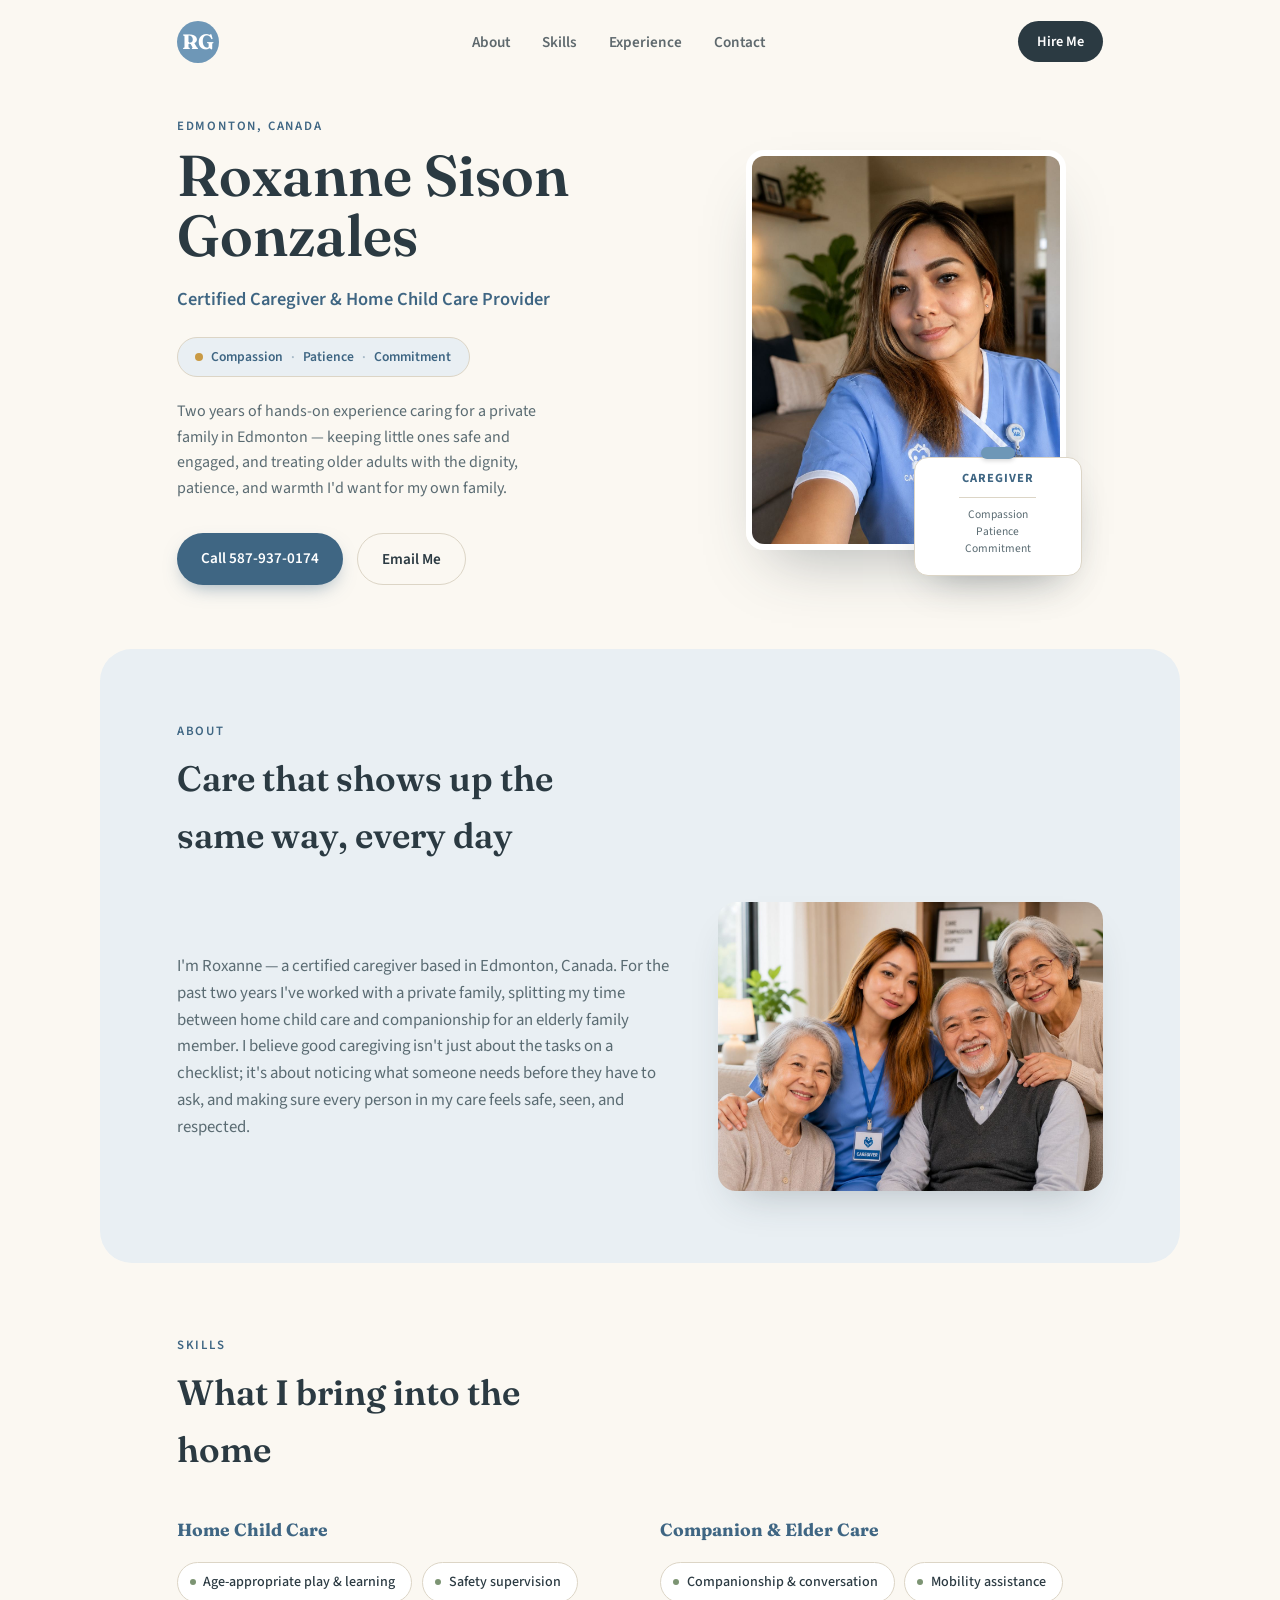
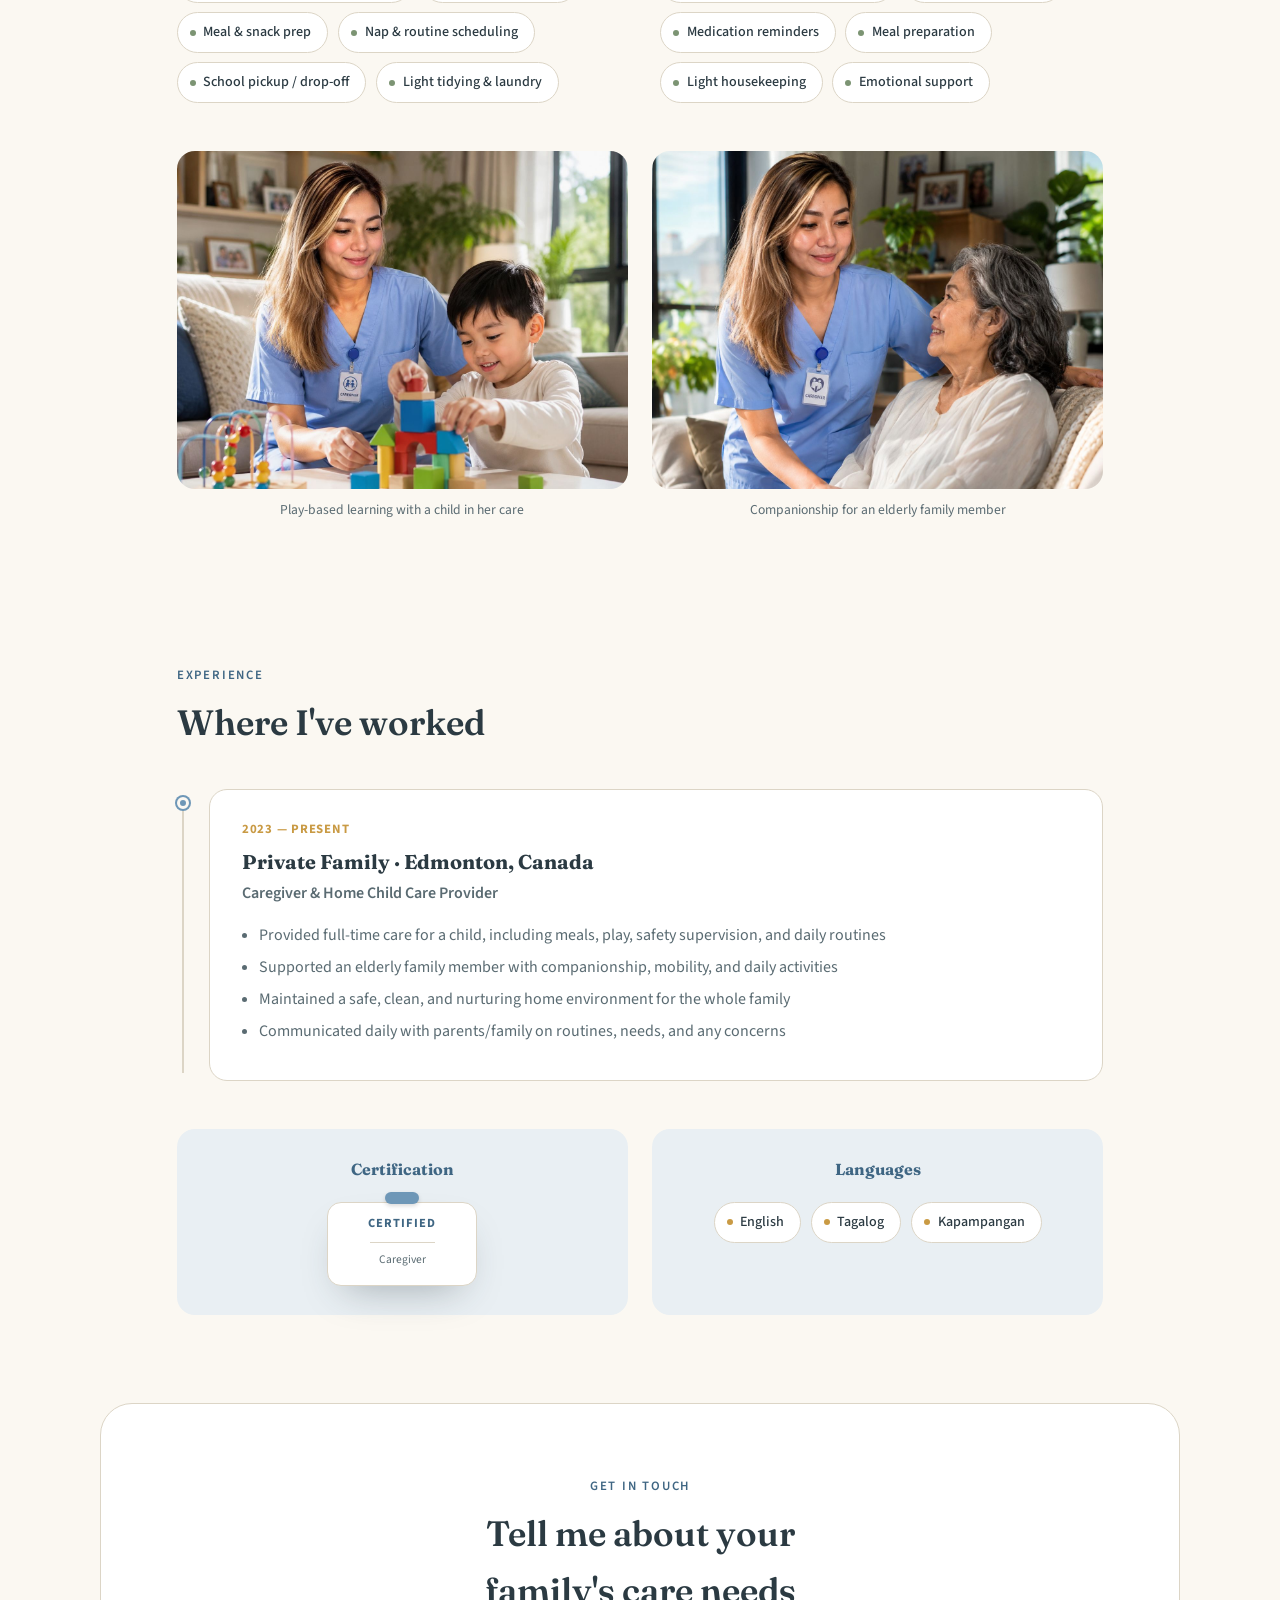
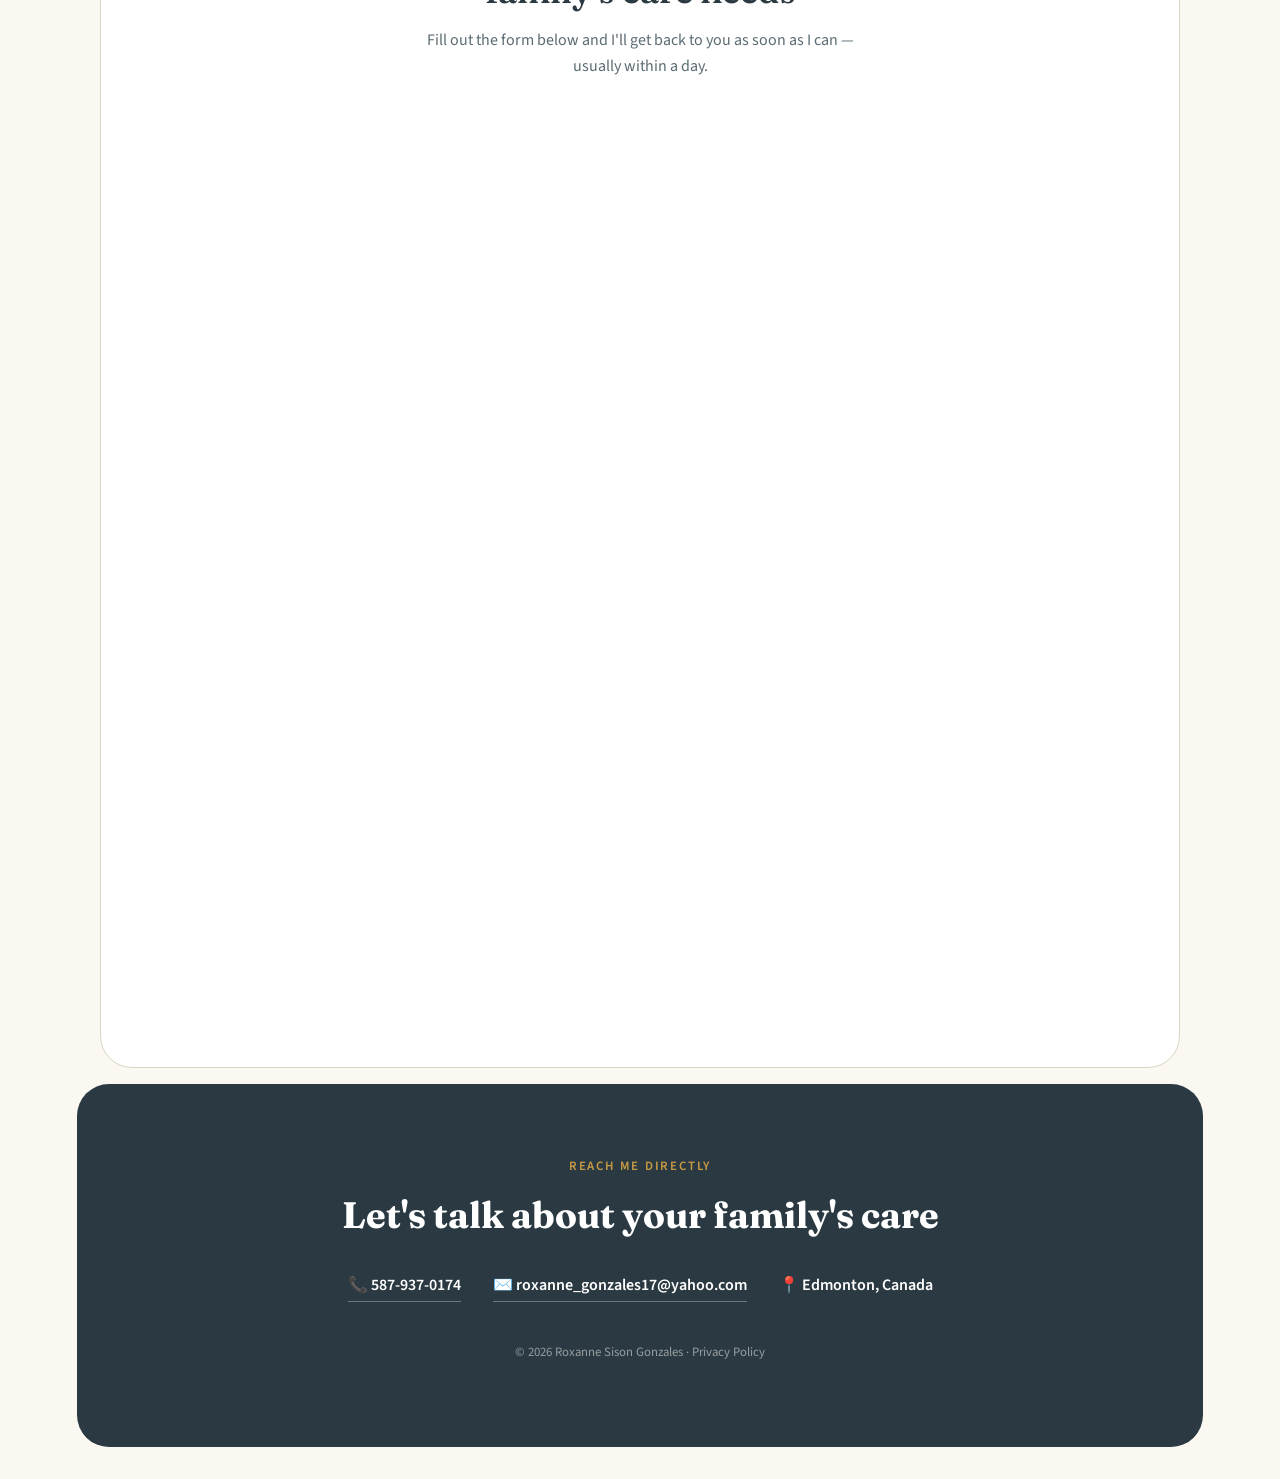
<file: index.html>
<!DOCTYPE html>
<html lang="en">
<head>
<meta charset="UTF-8">
<meta name="viewport" content="width=device-width, initial-scale=1.0">
<title>Roxanne Sison Gonzales — Certified Caregiver</title>
<meta name="description" content="Roxanne Sison Gonzales — Certified Caregiver and Home Child Care Provider in Edmonton, Canada.">
<link rel="preconnect" href="https://fonts.googleapis.com">
<link rel="preconnect" href="https://fonts.gstatic.com" crossorigin>
<link href="https://fonts.googleapis.com/css2?family=Fraunces:opsz,wght@9..144,400;9..144,500;9..144,600;9..144,700&family=Source+Sans+3:wght@400;500;600;700&display=swap" rel="stylesheet">
<link rel="stylesheet" href="styles.css">
</head>
<body>

<!-- ============ NAV ============ -->
<header class="nav">
  <a href="#top" class="nav__mark">RG</a>
  <nav class="nav__links">
    <a href="#about">About</a>
    <a href="#skills">Skills</a>
    <a href="#experience">Experience</a>
    <a href="#contact-form">Contact</a>
  </nav>
  <a href="#contact-form" class="nav__cta">Hire Me</a>
</header>

<!-- ============ HERO ============ -->
<section class="hero" id="top">
  <div class="hero__text">
    <p class="eyebrow">Edmonton, Canada</p>
    <h1 class="hero__name">Roxanne Sison<br>Gonzales</h1>
    <p class="hero__title">Certified Caregiver &amp; Home Child Care Provider</p>

    <div class="badge-strip" aria-label="Core values">
      <span class="pin"></span>
      <span>Compassion</span>
      <span class="dot">·</span>
      <span>Patience</span>
      <span class="dot">·</span>
      <span>Commitment</span>
    </div>

    <p class="hero__lede">
      Two years of hands-on experience caring for a private family in Edmonton —
      keeping little ones safe and engaged, and treating older adults with the
      dignity, patience, and warmth I'd want for my own family.
    </p>

    <div class="hero__actions">
      <a href="tel:5879370174" class="btn btn--primary">Call 587-937-0174</a>
      <a href="mailto:roxanne_gonzales17@yahoo.com" class="btn btn--ghost">Email Me</a>
    </div>
  </div>

  <div class="hero__photo">
    <div class="photo-frame">
      <img src="assets/img/headshot.jpg" alt="Roxanne Sison Gonzales in caregiver scrubs">
    </div>
    <div class="id-badge">
      <span class="id-badge__clip"></span>
      <span class="id-badge__role">CAREGIVER</span>
      <span class="id-badge__line"></span>
      <span class="id-badge__values">Compassion<br>Patience<br>Commitment</span>
    </div>
  </div>
</section>

<!-- ============ ABOUT ============ -->
<section class="about" id="about">
  <div class="section-head">
    <p class="eyebrow">About</p>
    <h2>Care that shows up the same way, every day</h2>
  </div>
  <div class="about__grid">
    <p class="about__text">
      I'm Roxanne — a certified caregiver based in Edmonton, Canada. For the past
      two years I've worked with a private family, splitting my time between
      home child care and companionship for an elderly family member. I believe
      good caregiving isn't just about the tasks on a checklist; it's about
      noticing what someone needs before they have to ask, and making sure every
      person in my care feels safe, seen, and respected.
    </p>
    <div class="about__photo">
      <img src="assets/img/family.jpg" alt="Roxanne with an elderly couple she cares for">
    </div>
  </div>
</section>

<!-- ============ SKILLS ============ -->
<section class="skills" id="skills">
  <div class="section-head">
    <p class="eyebrow">Skills</p>
    <h2>What I bring into the home</h2>
  </div>

  <div class="skills__columns">
    <div class="skills__col">
      <h3>Home Child Care</h3>
      <ul class="chip-list">
        <li class="chip">Age-appropriate play &amp; learning</li>
        <li class="chip">Safety supervision</li>
        <li class="chip">Meal &amp; snack prep</li>
        <li class="chip">Nap &amp; routine scheduling</li>
        <li class="chip">School pickup / drop-off</li>
        <li class="chip">Light tidying &amp; laundry</li>
      </ul>
    </div>
    <div class="skills__col">
      <h3>Companion &amp; Elder Care</h3>
      <ul class="chip-list">
        <li class="chip">Companionship &amp; conversation</li>
        <li class="chip">Mobility assistance</li>
        <li class="chip">Medication reminders</li>
        <li class="chip">Meal preparation</li>
        <li class="chip">Light housekeeping</li>
        <li class="chip">Emotional support</li>
      </ul>
    </div>
  </div>

  <div class="skills__photo-row">
    <figure>
      <img src="assets/img/childcare.jpg" alt="Roxanne playing building blocks with a young boy">
      <figcaption>Play-based learning with a child in her care</figcaption>
    </figure>
    <figure>
      <img src="assets/img/eldercare.jpg" alt="Roxanne comforting an elderly woman on the couch">
      <figcaption>Companionship for an elderly family member</figcaption>
    </figure>
  </div>
</section>

<!-- ============ EXPERIENCE ============ -->
<section class="experience" id="experience">
  <div class="section-head">
    <p class="eyebrow">Experience</p>
    <h2>Where I've worked</h2>
  </div>

  <div class="timeline">
    <div class="timeline__item">
      <span class="timeline__pin"></span>
      <div class="timeline__card">
        <!-- EDIT ME: swap in your real dates -->
        <p class="timeline__dates">2023 — Present</p>
        <h3>Private Family · Edmonton, Canada</h3>
        <p class="timeline__role">Caregiver &amp; Home Child Care Provider</p>
        <!-- EDIT ME: adjust these bullets to your actual day-to-day duties -->
        <ul>
          <li>Provided full-time care for a child, including meals, play, safety supervision, and daily routines</li>
          <li>Supported an elderly family member with companionship, mobility, and daily activities</li>
          <li>Maintained a safe, clean, and nurturing home environment for the whole family</li>
          <li>Communicated daily with parents/family on routines, needs, and any concerns</li>
        </ul>
      </div>
    </div>
  </div>

  <div class="cert-lang-grid">
    <div class="info-card">
      <h3>Certification</h3>
      <div class="id-badge id-badge--small">
        <span class="id-badge__clip"></span>
        <span class="id-badge__role">CERTIFIED</span>
        <span class="id-badge__line"></span>
        <span class="id-badge__values">Caregiver</span>
      </div>
    </div>
    <div class="info-card">
      <h3>Languages</h3>
      <ul class="chip-list chip-list--compact">
        <li class="chip">English</li>
        <li class="chip">Tagalog</li>
        <li class="chip">Kapampangan</li>
      </ul>
    </div>
  </div>
</section>

<!-- ============ CONTACT FORM ============ -->
<section class="inquiry" id="contact-form">
  <div class="section-head">
    <p class="eyebrow">Get In Touch</p>
    <h2>Tell me about your family's care needs</h2>
    <p class="inquiry__sub">Fill out the form below and I'll get back to you as soon as I can — usually within a day.</p>
  </div>

  <div class="inquiry__ghl-wrap" style="max-width: 720px; min-height: 868px; margin: 0 auto;">
    <iframe
      src="https://api.leadconnectorhq.com/widget/form/3ceKpj8L8QsGJiZxgUfd"
      style="width:100%;height:868px;border:none;border-radius:8px"
      id="inline-3ceKpj8L8QsGJiZxgUfd"
      data-layout="{'id':'INLINE'}"
      data-trigger-type="alwaysShow"
      data-trigger-value=""
      data-activation-type="alwaysActivated"
      data-activation-value=""
      data-deactivation-type="neverDeactivate"
      data-deactivation-value=""
      data-form-name="Roxanne landing page"
      data-height="868"
      data-layout-iframe-id="inline-3ceKpj8L8QsGJiZxgUfd"
      data-form-id="3ceKpj8L8QsGJiZxgUfd"
      title="Roxanne landing page">
    </iframe>
  </div>
</section>

<!-- ============ CONTACT ============ -->
<footer class="contact" id="contact">
  <div class="contact__inner">
    <p class="eyebrow">Reach Me Directly</p>
    <h2>Let's talk about your family's care</h2>
    <div class="contact__links">
      <a href="tel:5879370174">📞 587-937-0174</a>
      <a href="mailto:roxanne_gonzales17@yahoo.com">✉️ roxanne_gonzales17@yahoo.com</a>
      <span>📍 Edmonton, Canada</span>
    </div>
  </div>
 <p class="contact__foot">© <span id="year"></span> Roxanne Sison Gonzales · <a href="privacy-policy.html">Privacy Policy</a></p>
</footer>

<script>
  document.getElementById('year').textContent = new Date().getFullYear();
</script>

<script src="https://link.msgsndr.com/js/form_embed.js"></script>
<script src="https://widgets.leadconnectorhq.com/loader.js" data-resources-url="https://widgets.leadconnectorhq.com/chat-widget/loader.js" data-widget-id="6a71cb74a4347d15e371c9a0"></script>

</body>
</html>
</file>
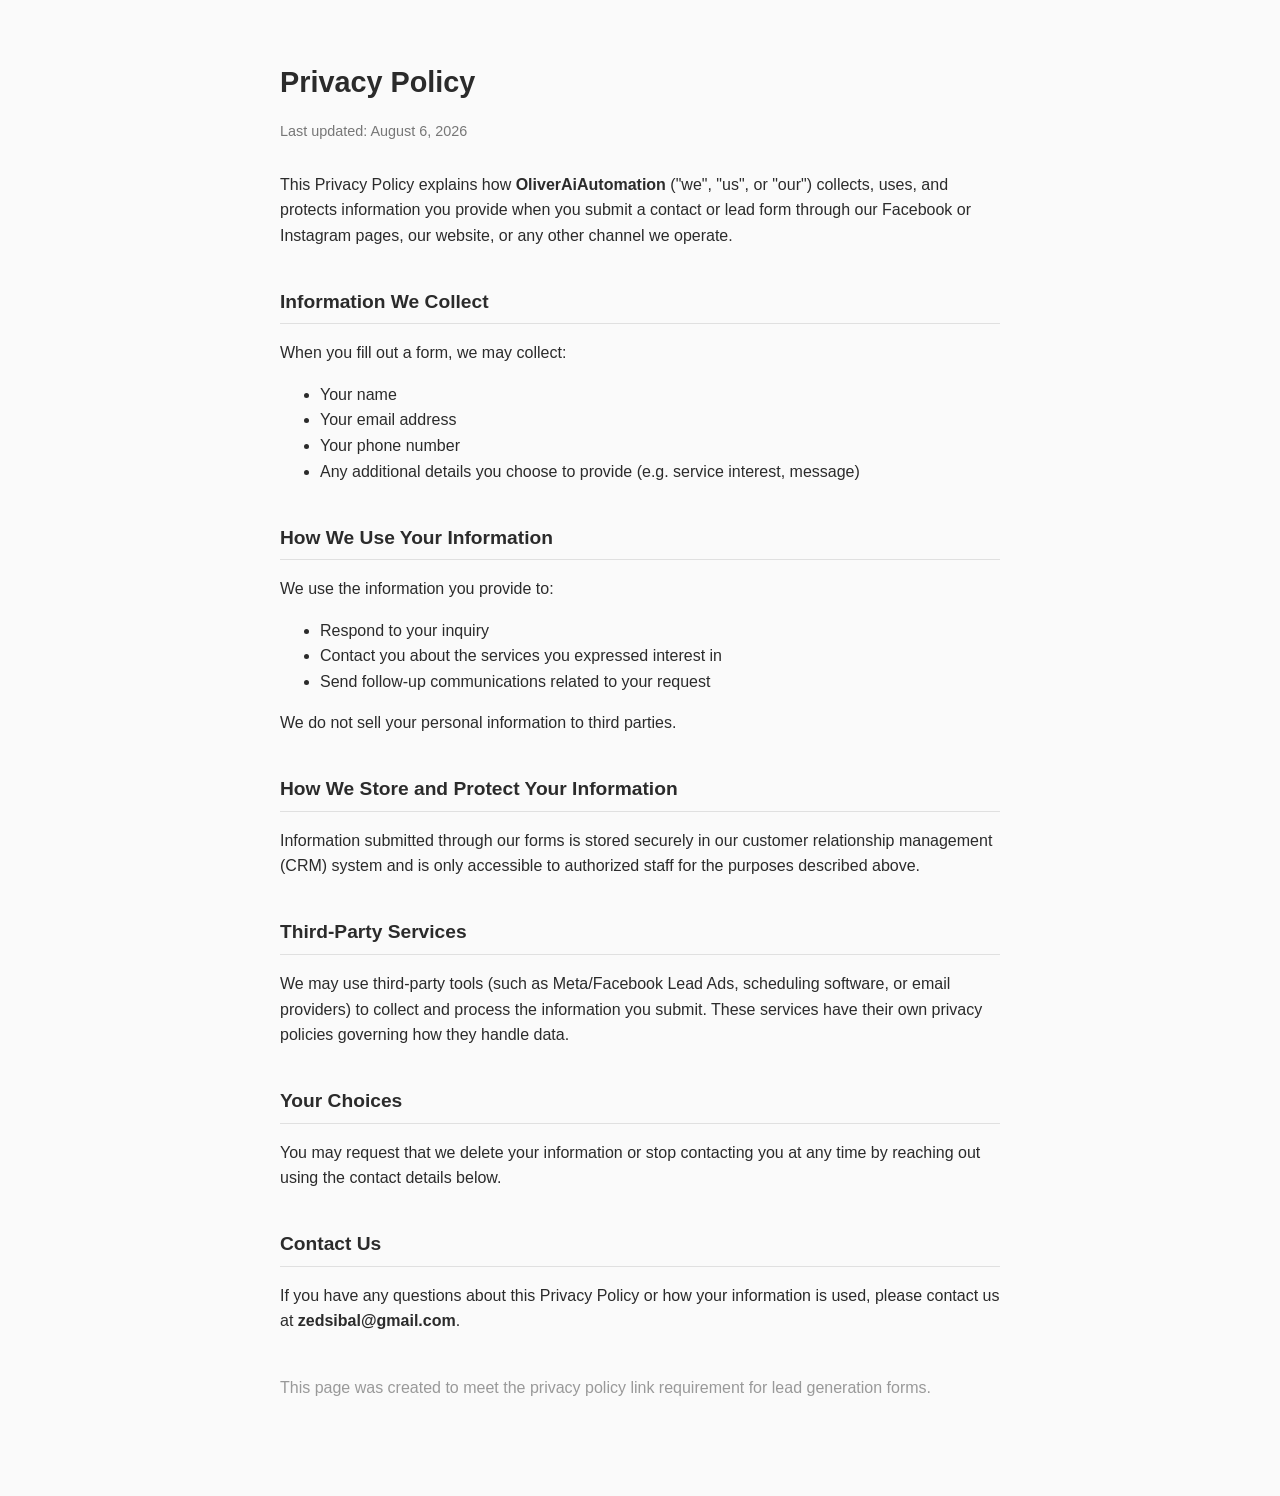
<file: privacy-policy.html>
<!DOCTYPE html>
<html lang="en">
<head>
<meta charset="UTF-8">
<meta name="viewport" content="width=device-width, initial-scale=1.0">
<title>Privacy Policy</title>
<style>
  body {
    font-family: -apple-system, BlinkMacSystemFont, "Segoe UI", Roboto, Helvetica, Arial, sans-serif;
    line-height: 1.6;
    color: #2b2b2b;
    max-width: 720px;
    margin: 0 auto;
    padding: 40px 20px 80px;
    background-color: #fafafa;
  }
  h1 {
    font-size: 1.8rem;
    margin-bottom: 0.2em;
  }
  .updated {
    color: #777;
    font-size: 0.9rem;
    margin-bottom: 2em;
  }
  h2 {
    font-size: 1.2rem;
    margin-top: 2em;
    border-bottom: 1px solid #e0e0e0;
    padding-bottom: 0.3em;
  }
  p, li {
    font-size: 1rem;
  }
  a {
    color: #2563eb;
  }
  footer {
    margin-top: 3em;
    font-size: 0.85rem;
    color: #999;
  }
</style>
</head>
<body>

  <h1>Privacy Policy</h1>
  <p class="updated">Last updated: August 6, 2026</p>

  <p>
    This Privacy Policy explains how <strong>OliverAiAutomation</strong>
    ("we", "us", or "our") collects, uses, and protects information you
    provide when you submit a contact or lead form through our Facebook
    or Instagram pages, our website, or any other channel we operate.
  </p>

  <h2>Information We Collect</h2>
  <p>When you fill out a form, we may collect:</p>
  <ul>
    <li>Your name</li>
    <li>Your email address</li>
    <li>Your phone number</li>
    <li>Any additional details you choose to provide (e.g. service interest, message)</li>
  </ul>

  <h2>How We Use Your Information</h2>
  <p>We use the information you provide to:</p>
  <ul>
    <li>Respond to your inquiry</li>
    <li>Contact you about the services you expressed interest in</li>
    <li>Send follow-up communications related to your request</li>
  </ul>
  <p>We do not sell your personal information to third parties.</p>

  <h2>How We Store and Protect Your Information</h2>
  <p>
    Information submitted through our forms is stored securely in our
    customer relationship management (CRM) system and is only accessible
    to authorized staff for the purposes described above.
  </p>

  <h2>Third-Party Services</h2>
  <p>
    We may use third-party tools (such as Meta/Facebook Lead Ads,
    scheduling software, or email providers) to collect and process the
    information you submit. These services have their own privacy
    policies governing how they handle data.
  </p>

  <h2>Your Choices</h2>
  <p>
    You may request that we delete your information or stop contacting
    you at any time by reaching out using the contact details below.
  </p>

  <h2>Contact Us</h2>
  <p>
    If you have any questions about this Privacy Policy or how your
    information is used, please contact us at
    <strong>zedsibal@gmail.com</strong>.
  </p>

  <footer>
    <p>This page was created to meet the privacy policy link requirement for lead generation forms.</p>
  </footer>

</body>
</html>
</file>
<file: styles.css>
/* ===========================================================
   Roxanne Sison Gonzales — Caregiver Resume
   Design: badge/ID-card motif drawn from her real caregiver badge
   =========================================================== */

:root {
  --ink:        #2B3A42;
  --ink-soft:   #5A6B72;
  --paper:      #FBF8F2;
  --paper-dim:  #F1ECE1;
  --scrub:      #6E97B7;
  --scrub-deep: #3F6683;
  --sage:       #7C9473;
  --gold:       #C99A44;
  --cloud:      #E9EFF3;
  --line:       #DCD5C6;
  --error:      #B0483A;
  --error-soft: #F6E7E3;

  --serif: "Fraunces", Georgia, serif;
  --sans:  "Source Sans 3", -apple-system, sans-serif;

  --radius: 18px;
  --max: 1080px;
}

* { box-sizing: border-box; }

@media (prefers-reduced-motion: reduce) {
  * { animation-duration: 0.001ms !important; transition-duration: 0.001ms !important; }
}

html { scroll-behavior: smooth; }

body {
  margin: 0;
  background: var(--paper);
  color: var(--ink);
  font-family: var(--sans);
  line-height: 1.6;
  -webkit-font-smoothing: antialiased;
}

img { max-width: 100%; display: block; }

a { color: inherit; text-decoration: none; }

h1, h2, h3 { font-family: var(--serif); margin: 0; color: var(--ink); }

.eyebrow {
  font-family: var(--sans);
  font-size: 0.8rem;
  font-weight: 600;
  letter-spacing: 0.14em;
  text-transform: uppercase;
  color: var(--scrub-deep);
  margin: 0 0 0.6rem;
}

section, header, footer { padding: 4.5rem 6vw; max-width: var(--max); margin: 0 auto; }

/* ---------- NAV ---------- */
.nav {
  display: flex;
  align-items: center;
  justify-content: space-between;
  padding: 1.3rem 6vw;
  max-width: var(--max);
  margin: 0 auto;
}
.nav__mark {
  font-family: var(--serif);
  font-weight: 700;
  font-size: 1.3rem;
  width: 42px; height: 42px;
  border-radius: 50%;
  background: var(--scrub);
  color: #fff;
  display: flex; align-items: center; justify-content: center;
}
.nav__links { display: flex; gap: 2rem; font-size: 0.95rem; font-weight: 600; }
.nav__links a { opacity: 0.75; transition: opacity 0.2s; }
.nav__links a:hover, .nav__links a:focus-visible { opacity: 1; }
.nav__cta {
  background: var(--ink);
  color: #fff;
  padding: 0.55rem 1.2rem;
  border-radius: 100px;
  font-size: 0.9rem;
  font-weight: 600;
}
@media (max-width: 640px) { .nav__links { display: none; } }

/* ---------- HERO ---------- */
.hero {
  display: grid;
  grid-template-columns: 1.1fr 0.9fr;
  gap: 3rem;
  align-items: center;
  padding-top: 2rem;
  padding-bottom: 3rem;
}
.hero__name {
  font-size: clamp(2.4rem, 5vw, 3.6rem);
  font-weight: 600;
  line-height: 1.05;
  margin-bottom: 0.9rem;
}
.hero__title {
  font-size: 1.15rem;
  color: var(--scrub-deep);
  font-weight: 600;
  margin-bottom: 1.4rem;
}
.hero__lede {
  max-width: 46ch;
  color: var(--ink-soft);
  margin: 1.4rem 0 2rem;
}
.hero__actions { display: flex; gap: 0.9rem; flex-wrap: wrap; }

.btn {
  padding: 0.8rem 1.5rem;
  border-radius: 100px;
  font-weight: 600;
  font-size: 0.95rem;
  display: inline-block;
  transition: transform 0.15s ease, box-shadow 0.15s ease;
  border: none;
  cursor: pointer;
  font-family: var(--sans);
}
.btn:hover, .btn:focus-visible { transform: translateY(-2px); }
.btn--primary { background: var(--scrub-deep); color: #fff; box-shadow: 0 8px 20px -8px rgba(63,102,131,0.6); }
.btn--ghost { background: transparent; color: var(--ink); border: 1.5px solid var(--line); }
.btn:disabled { opacity: 0.7; cursor: not-allowed; transform: none; }

.badge-strip {
  display: inline-flex;
  align-items: center;
  gap: 0.5rem;
  background: var(--cloud);
  border: 1px solid var(--line);
  padding: 0.5rem 1.1rem;
  border-radius: 100px;
  font-size: 0.85rem;
  font-weight: 600;
  color: var(--scrub-deep);
}
.badge-strip .pin { width: 8px; height: 8px; border-radius: 50%; background: var(--gold); }
.badge-strip .dot { opacity: 0.4; }

.hero__photo { position: relative; justify-self: center; }
.photo-frame {
  width: min(320px, 80vw);
  aspect-ratio: 4/5;
  border-radius: var(--radius);
  overflow: hidden;
  box-shadow: 0 30px 60px -25px rgba(43,58,66,0.35);
  border: 6px solid #fff;
}
.photo-frame img { width: 100%; height: 100%; object-fit: cover; }

/* -- The signature element: the ID badge, echoing her real caregiver badge -- */
.id-badge {
  position: absolute;
  bottom: -1.6rem;
  right: -1rem;
  background: #fff;
  border-radius: 14px;
  padding: 1rem 1.2rem 1.1rem;
  box-shadow: 0 18px 40px -18px rgba(43,58,66,0.4);
  width: 168px;
  text-align: center;
  border: 1px solid var(--line);
}
.id-badge__clip {
  display: block;
  width: 34px; height: 12px;
  background: var(--scrub);
  border-radius: 6px;
  margin: -1.7rem auto 0.6rem;
  box-shadow: 0 2px 4px rgba(0,0,0,0.15);
}
.id-badge__role {
  display: block;
  font-weight: 700;
  font-size: 0.78rem;
  letter-spacing: 0.08em;
  color: var(--scrub-deep);
}
.id-badge__line {
  display: block;
  width: 60%;
  height: 1px;
  background: var(--line);
  margin: 0.5rem auto;
}
.id-badge__values {
  display: block;
  font-size: 0.72rem;
  line-height: 1.5;
  color: var(--ink-soft);
}
.id-badge--small {
  position: static;
  margin: 0 auto;
  width: 150px;
}

@media (max-width: 860px) {
  .hero { grid-template-columns: 1fr; text-align: left; }
  .hero__photo { justify-self: start; margin-top: 1rem; }
}

/* ---------- SECTION HEAD ---------- */
.section-head { margin-bottom: 2.4rem; max-width: 55ch; }
.section-head h2 { font-size: clamp(1.6rem, 3vw, 2.2rem); font-weight: 600; }

/* ---------- ABOUT ---------- */
.about { background: var(--cloud); border-radius: 32px; margin-top: 1rem; }
.about__grid {
  display: grid;
  grid-template-columns: 1.3fr 1fr;
  gap: 2.5rem;
  align-items: center;
}
.about__text { color: var(--ink-soft); font-size: 1.05rem; }
.about__photo { border-radius: var(--radius); overflow: hidden; box-shadow: 0 20px 40px -20px rgba(43,58,66,0.3); }
.about__photo img { aspect-ratio: 4/3; object-fit: cover; }
@media (max-width: 760px) { .about__grid { grid-template-columns: 1fr; } }

/* ---------- SKILLS ---------- */
.skills__columns {
  display: grid;
  grid-template-columns: 1fr 1fr;
  gap: 2.5rem;
  margin-bottom: 3rem;
}
.skills__col h3 {
  font-size: 1.1rem;
  margin-bottom: 1.1rem;
  color: var(--scrub-deep);
}
.chip-list { list-style: none; margin: 0; padding: 0; display: flex; flex-wrap: wrap; gap: 0.6rem; }
.chip {
  background: #fff;
  border: 1px solid var(--line);
  border-radius: 100px;
  padding: 0.5rem 1rem;
  font-size: 0.88rem;
  font-weight: 500;
  position: relative;
  padding-left: 1.6rem;
}
.chip::before {
  content: "";
  position: absolute;
  left: 0.75rem; top: 50%;
  transform: translateY(-50%);
  width: 6px; height: 6px;
  border-radius: 50%;
  background: var(--sage);
}
.chip-list--compact .chip::before { background: var(--gold); }

.skills__photo-row { display: grid; grid-template-columns: 1fr 1fr; gap: 1.5rem; }
.skills__photo-row figure { margin: 0; }
.skills__photo-row img { border-radius: var(--radius); aspect-ratio: 4/3; object-fit: cover; }
.skills__photo-row figcaption { margin-top: 0.6rem; font-size: 0.85rem; color: var(--ink-soft); text-align: center; }
@media (max-width: 760px) { .skills__columns, .skills__photo-row { grid-template-columns: 1fr; } }

/* ---------- EXPERIENCE ---------- */
.timeline { position: relative; padding-left: 2rem; margin-bottom: 3rem; }
.timeline::before {
  content: "";
  position: absolute;
  left: 5px; top: 8px; bottom: 8px;
  width: 2px;
  background: var(--line);
}
.timeline__item { position: relative; }
.timeline__pin {
  position: absolute;
  left: -2rem; top: 8px;
  width: 12px; height: 12px;
  border-radius: 50%;
  background: var(--scrub);
  border: 3px solid var(--paper);
  box-shadow: 0 0 0 2px var(--scrub);
}
.timeline__card {
  background: #fff;
  border: 1px solid var(--line);
  border-radius: var(--radius);
  padding: 1.8rem 2rem;
}
.timeline__dates {
  font-size: 0.8rem;
  font-weight: 700;
  letter-spacing: 0.06em;
  text-transform: uppercase;
  color: var(--gold);
  margin: 0 0 0.4rem;
}
.timeline__card h3 { font-size: 1.25rem; margin-bottom: 0.2rem; }
.timeline__role { color: var(--ink-soft); font-weight: 600; margin: 0 0 1rem; }
.timeline__card ul { margin: 0; padding-left: 1.1rem; color: var(--ink-soft); }
.timeline__card li { margin-bottom: 0.4rem; }

.cert-lang-grid {
  display: grid;
  grid-template-columns: 1fr 1fr;
  gap: 1.5rem;
}
.info-card {
  background: var(--cloud);
  border-radius: var(--radius);
  padding: 1.8rem;
  text-align: center;
}
.info-card h3 { font-size: 1rem; color: var(--scrub-deep); margin-bottom: 1.2rem; }
.info-card .chip-list { justify-content: center; }
@media (max-width: 640px) { .cert-lang-grid { grid-template-columns: 1fr; } }

/* ---------- CONTACT FORM (INQUIRY) ---------- */
.inquiry {
  background: #fff;
  border: 1px solid var(--line);
  border-radius: 32px;
  margin-top: 1rem;
}
.inquiry__sub {
  color: var(--ink-soft);
  margin-top: 0.6rem;
  font-size: 1rem;
}

.inquiry .section-head {
  text-align: center;
  margin-left: auto;
  margin-right: auto;
}

.inquiry__form {
  background: var(--paper-dim);
  border: 1px solid var(--line);
  border-radius: var(--radius);
  padding: 2.2rem;
  max-width: 720px;
  margin: 0 auto;
}

.form-row {
  display: grid;
  grid-template-columns: 1fr 1fr;
  gap: 1.4rem;
  margin-bottom: 1.4rem;
}

.field {
  display: flex;
  flex-direction: column;
  margin-bottom: 1.4rem;
}
.form-row .field { margin-bottom: 0; }
.field--full { grid-column: 1 / -1; }

.field label {
  font-size: 0.85rem;
  font-weight: 600;
  color: var(--scrub-deep);
  margin-bottom: 0.5rem;
  letter-spacing: 0.01em;
}

.field__label-row {
  display: flex;
  justify-content: space-between;
  align-items: baseline;
}
.field__count {
  font-size: 0.78rem;
  color: var(--ink-soft);
  font-weight: 500;
}
.field__count--near { color: var(--gold); font-weight: 700; }

.field input,
.field textarea {
  font-family: var(--sans);
  font-size: 0.98rem;
  color: var(--ink);
  background: #fff;
  border: 1.5px solid var(--line);
  border-radius: 12px;
  padding: 0.85rem 1rem;
  transition: border-color 0.15s ease, box-shadow 0.15s ease;
  width: 100%;
}
.field input::placeholder,
.field textarea::placeholder {
  color: #A9AFAE;
}
.field textarea { resize: vertical; min-height: 110px; }

/* -- International phone picker (intl-tel-input) theming -- */
.iti {
  width: 100%;
  --iti-path-flags-1x: url('https://cdn.jsdelivr.net/npm/intl-tel-input@25.14.0/build/img/flags.webp');
  --iti-path-flags-2x: url('https://cdn.jsdelivr.net/npm/intl-tel-input@25.14.0/build/img/flags@2x.webp');
  --iti-path-globe-1x: url('https://cdn.jsdelivr.net/npm/intl-tel-input@25.14.0/build/img/globe.webp');
  --iti-path-globe-2x: url('https://cdn.jsdelivr.net/npm/intl-tel-input@25.14.0/build/img/globe@2x.webp');
  --iti-border-color: var(--line);
  --iti-hover-color: var(--cloud);
  --iti-dropdown-bg: #fff;
  --iti-dialcode-color: var(--ink-soft);
  --iti-icon-color: var(--scrub-deep);
  --iti-arrow-color: var(--scrub-deep);
}
.iti input {
  font-family: var(--sans);
  font-size: 0.98rem;
  color: var(--ink);
  background: #fff;
  border: 1.5px solid var(--line);
  border-radius: 12px;
  padding: 0.85rem 1rem;
  width: 100%;
  transition: border-color 0.15s ease, box-shadow 0.15s ease;
}
.iti input::placeholder { color: #A9AFAE; }
.iti input:focus {
  outline: none;
  border-color: var(--scrub-deep);
  box-shadow: 0 0 0 3px rgba(63,102,131,0.15);
}
.iti input.field--valid { border-color: var(--sage); }
.iti input.field--invalid {
  border-color: var(--error);
  background: var(--error-soft);
}
.iti input.field--invalid:focus {
  box-shadow: 0 0 0 3px rgba(176,72,58,0.15);
}
.iti__selected-country {
  border-radius: 12px 0 0 12px;
}
.iti__dropdown-content {
  border-radius: 12px;
  border-color: var(--line);
  box-shadow: 0 18px 40px -18px rgba(43,58,66,0.35);
}

.field input:focus,
.field textarea:focus {
  outline: none;
  border-color: var(--scrub-deep);
  box-shadow: 0 0 0 3px rgba(63,102,131,0.15);
}

.field input.field--valid,
.field textarea.field--valid {
  border-color: var(--sage);
}
.field input.field--invalid,
.field textarea.field--invalid {
  border-color: var(--error);
  background: var(--error-soft);
}
.field input.field--invalid:focus,
.field textarea.field--invalid:focus {
  box-shadow: 0 0 0 3px rgba(176,72,58,0.15);
}

.field__error {
  display: block;
  min-height: 1.1rem;
  font-size: 0.8rem;
  color: var(--error);
  margin-top: 0.4rem;
  font-weight: 600;
}

.inquiry__footer {
  display: flex;
  align-items: center;
  justify-content: center;
  gap: 1.2rem;
  flex-wrap: wrap;
  margin-top: 0.6rem;
}

.btn--submit {
  min-width: 160px;
  text-align: center;
}

.form-status {
  font-size: 0.9rem;
  font-weight: 600;
  margin: 0;
}
.form-status--success { color: var(--sage); }
.form-status--error { color: var(--error); }

@media (max-width: 640px) {
  .form-row { grid-template-columns: 1fr; gap: 0; }
  .inquiry__form { padding: 1.6rem; }
}

/* ---------- CONTACT / FOOTER ---------- */
.contact {
  background: var(--ink);
  color: #fff;
  border-radius: 32px;
  margin: 1rem 6vw 2rem;
  max-width: none;
  width: auto;
  text-align: center;
}
.contact .eyebrow { color: var(--gold); }
.contact h2 { color: #fff; font-size: clamp(1.6rem, 3vw, 2.3rem); margin-bottom: 1.8rem; }
.contact__links {
  display: flex;
  justify-content: center;
  gap: 2rem;
  flex-wrap: wrap;
  font-weight: 600;
}
.contact__links a { border-bottom: 1px solid rgba(255,255,255,0.3); padding-bottom: 2px; }
.contact__links a:hover { border-color: #fff; }
.contact__foot { margin-top: 2.5rem; font-size: 0.8rem; opacity: 0.5; }
</file>
